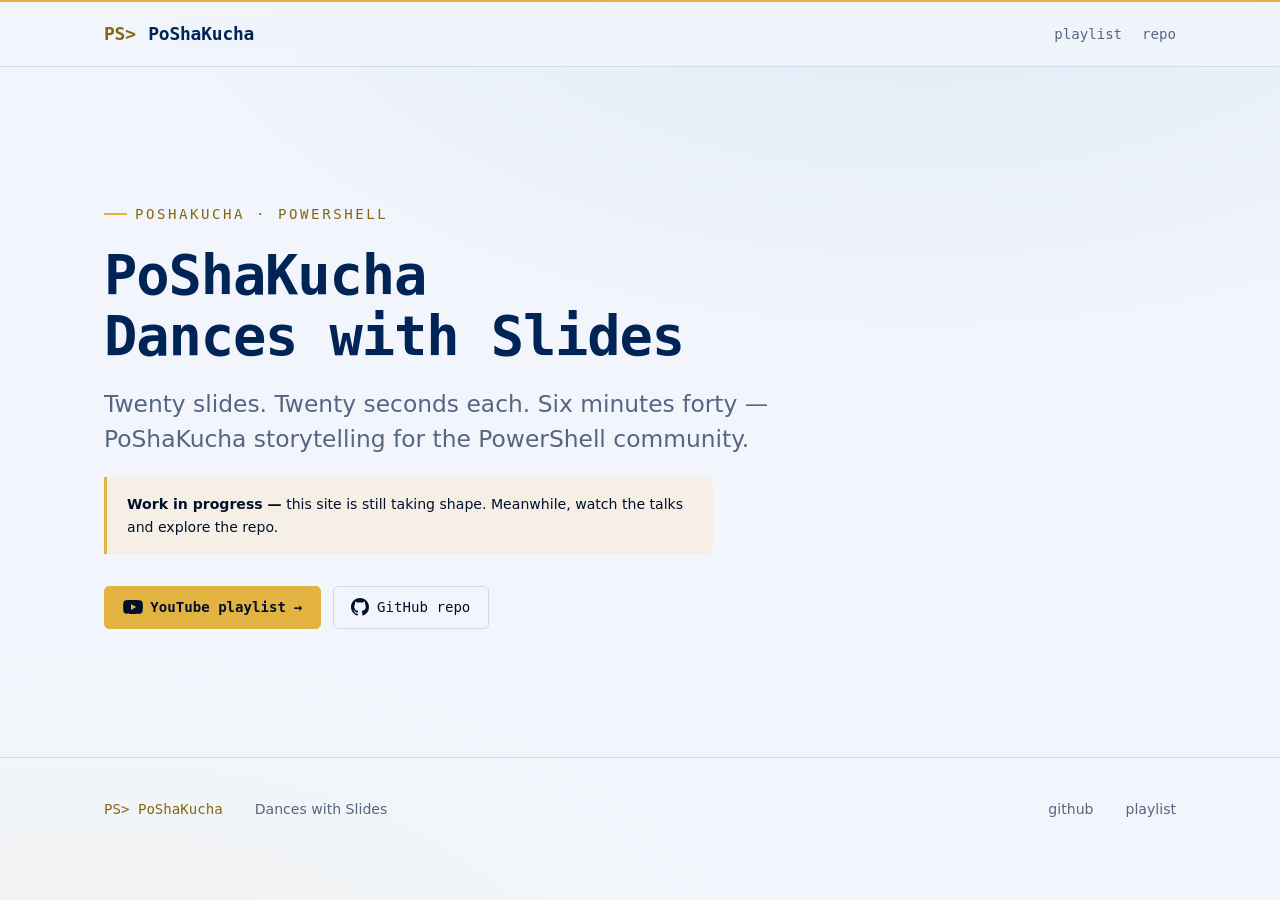
<file: docs/index.html>
<!DOCTYPE html>
<html lang="en">
<head>
<meta charset="UTF-8">
<meta name="viewport" content="width=device-width, initial-scale=1.0">
<title>PoShaKucha — Dances with Slides</title>
<link rel="stylesheet" href="poshakuchalight.css">
</head>
<body>

<header class="site-header">
  <div class="container nav">
    <a class="nav__brand" href="#top"><span class="prompt">PS&gt;</span>&nbsp;PoShaKucha</a>
    <ul class="nav__links">
      <li><a href="https://youtube.com/playlist?list=PLDCEho7foSoruhI0vzpIAdea9M_uQEIlr&amp;si=dUtGNbOSfSvJlnYO">playlist</a></li>
      <li><a href="https://github.com/thorstenbutz/poshakucha">repo</a></li>
    </ul>
  </div>
</header>

<main id="top">

  <section class="hero">
    <div class="container stack">
      <span class="eyebrow">PoShaKucha · PowerShell</span>
      <h1>PoShaKucha<br>Dances with Slides</h1>
      <p class="lede">
        Twenty slides. Twenty seconds each. Six minutes forty —
        PoShaKucha storytelling for the PowerShell community.
      </p>

      <div class="note">
        <strong>Work in progress —</strong> this site is still taking shape.
        Meanwhile, watch the talks and explore the repo.
      </div>

      <div class="hero__actions">
        <a class="btn btn--accent"
           href="https://youtube.com/playlist?list=PLDCEho7foSoruhI0vzpIAdea9M_uQEIlr&amp;si=dUtGNbOSfSvJlnYO"
           target="_blank" rel="noopener noreferrer">
          <svg width="20" height="14" viewBox="0 0 24 17" aria-hidden="true" focusable="false">
            <path fill="currentColor"
              d="M23.5 2.6A3 3 0 0 0 21.4.5C19.5 0 12 0 12 0S4.5 0 2.6.5A3 3 0 0 0 .5 2.6 31.5 31.5 0 0 0 0 8.5a31.5 31.5 0 0 0 .5 5.9 3 3 0 0 0 2.1 2.1C4.5 17 12 17 12 17s7.5 0 9.4-.5a3 3 0 0 0 2.1-2.1 31.5 31.5 0 0 0 .5-5.9 31.5 31.5 0 0 0-.5-5.9zM9.6 12.1V4.9l6.3 3.6-6.3 3.6z"/>
          </svg>
          YouTube playlist
          <span aria-hidden="true">→</span>
        </a>
        <a class="btn btn--ghost"
           href="https://github.com/thorstenbutz/poshakucha"
           target="_blank" rel="noopener noreferrer">
          <svg width="18" height="18" viewBox="0 0 16 16" aria-hidden="true" focusable="false">
            <path fill="currentColor"
              d="M8 0C3.58 0 0 3.58 0 8c0 3.54 2.29 6.53 5.47 7.59.4.07.55-.17.55-.38
                 0-.19-.01-.82-.01-1.49-2.01.37-2.53-.49-2.69-.94-.09-.23-.48-.94-.82-1.13-.28-.15-.68-.52-.01-.53.63-.01
                 1.08.58 1.23.82.72 1.21 1.87.87 2.33.66.07-.52.28-.87.51-1.07-1.78-.2-3.64-.89-3.64-3.95
                 0-.87.31-1.59.82-2.15-.08-.2-.36-1.02.08-2.12 0 0 .67-.21 2.2.82a7.52 7.52 0 0 1 4 0c1.53-1.04
                 2.2-.82 2.2-.82.44 1.1.16 1.92.08 2.12.51.56.82 1.27.82 2.15 0 3.07-1.87 3.75-3.65 3.95.29.25.54.73.54
                 1.48 0 1.07-.01 1.93-.01 2.2 0 .21.15.46.55.38A8.01 8.01 0 0 0 16 8c0-4.42-3.58-8-8-8z"/>
          </svg>
          GitHub repo
        </a>
      </div>
    </div>
  </section>

</main>

<footer class="site-footer">
  <div class="container">
    <span class="mono text-gold">PS&gt; PoShaKucha</span>
    <span>Dances with Slides</span>
    <span class="spacer"></span>
    <a href="https://github.com/thorstenbutz/poshakucha" target="_blank" rel="noopener noreferrer">github</a>
    <a href="https://youtube.com/playlist?list=PLDCEho7foSoruhI0vzpIAdea9M_uQEIlr&amp;si=dUtGNbOSfSvJlnYO" target="_blank" rel="noopener noreferrer">playlist</a>
  </div>
</footer>

</body>
</html>
</file>
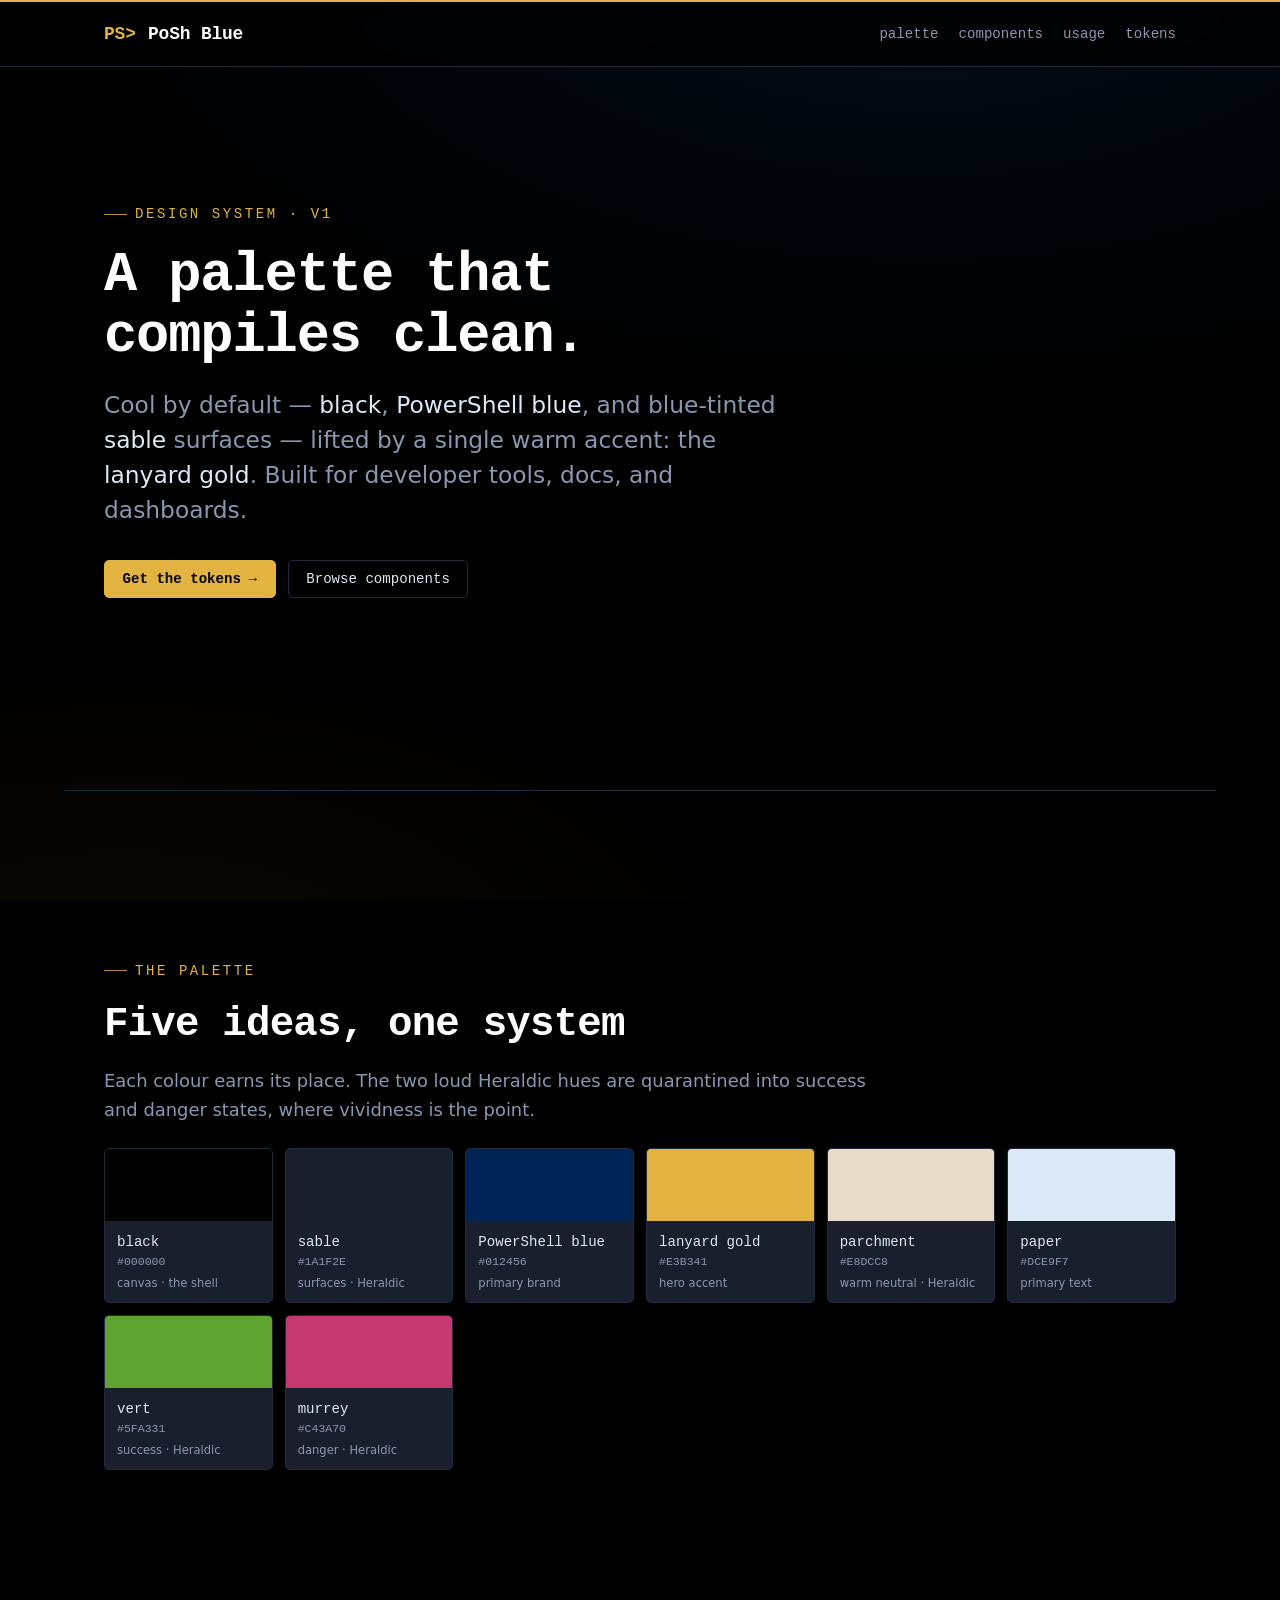
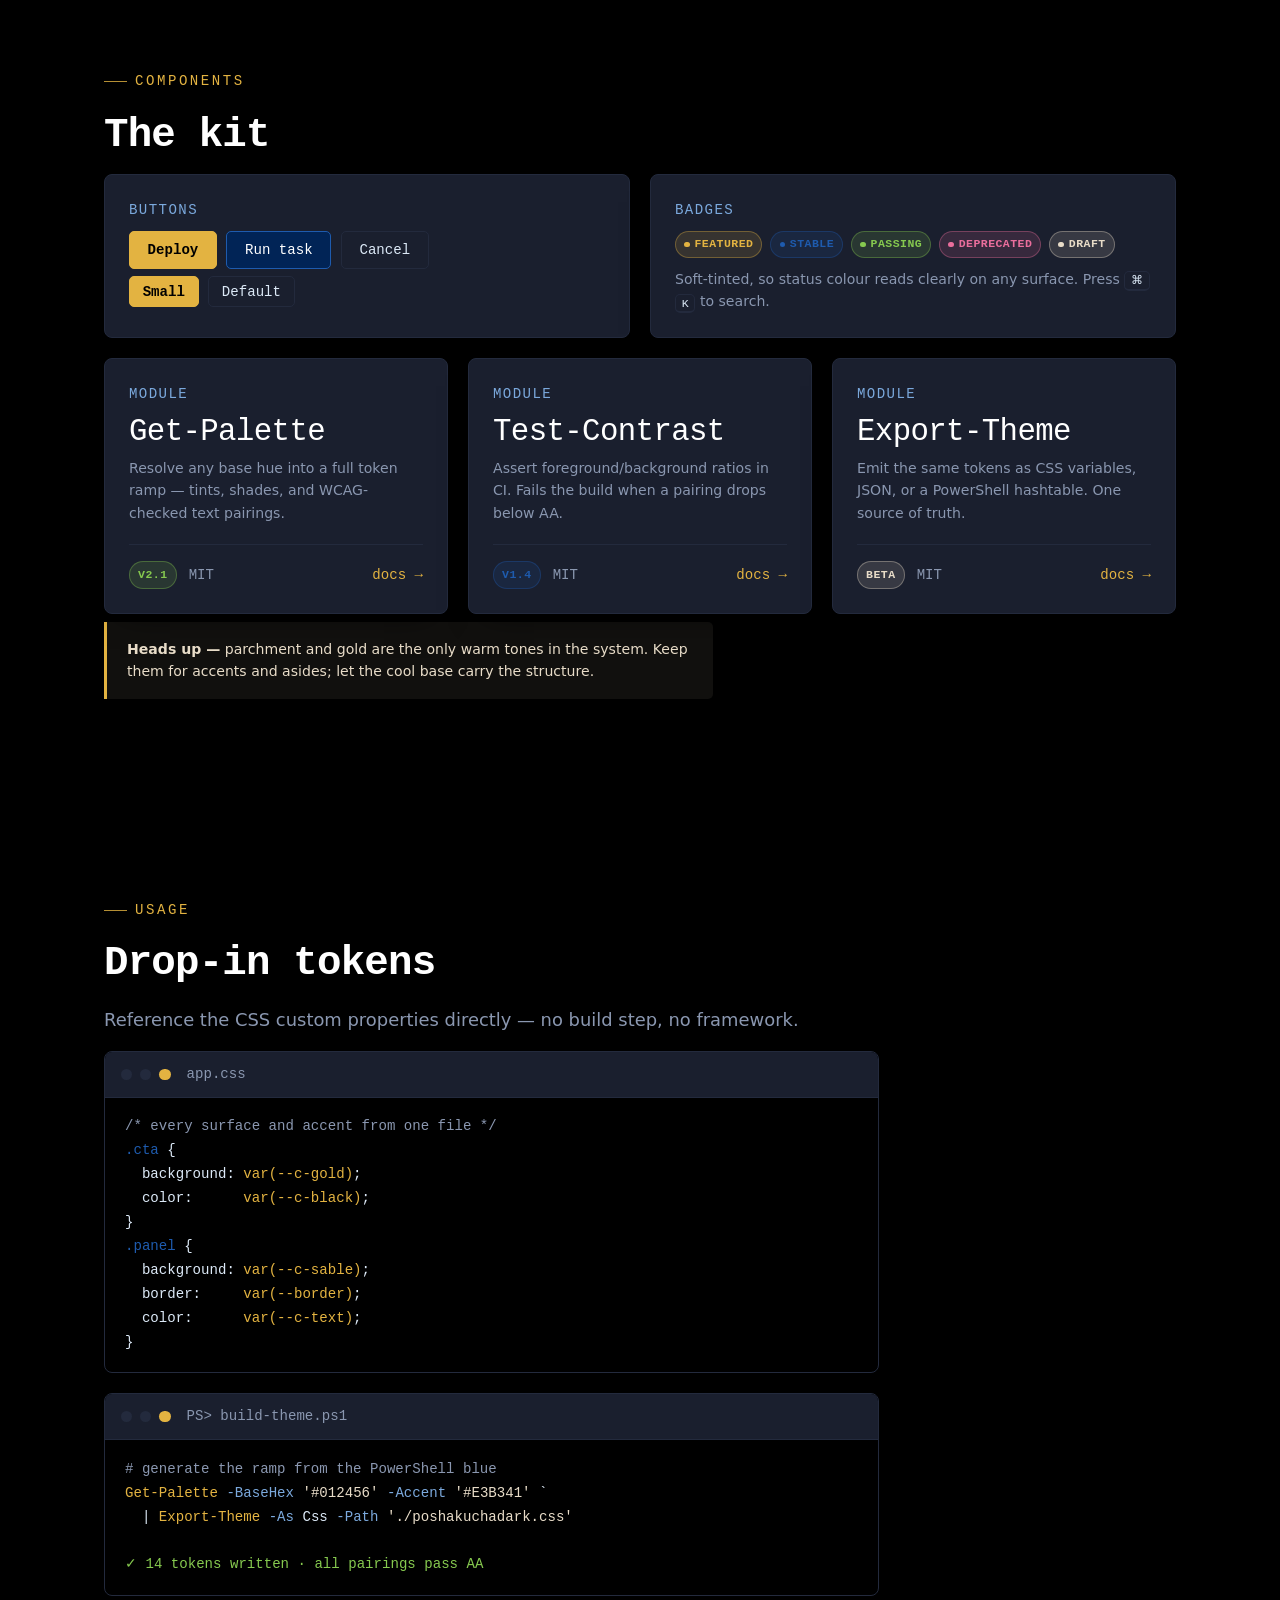
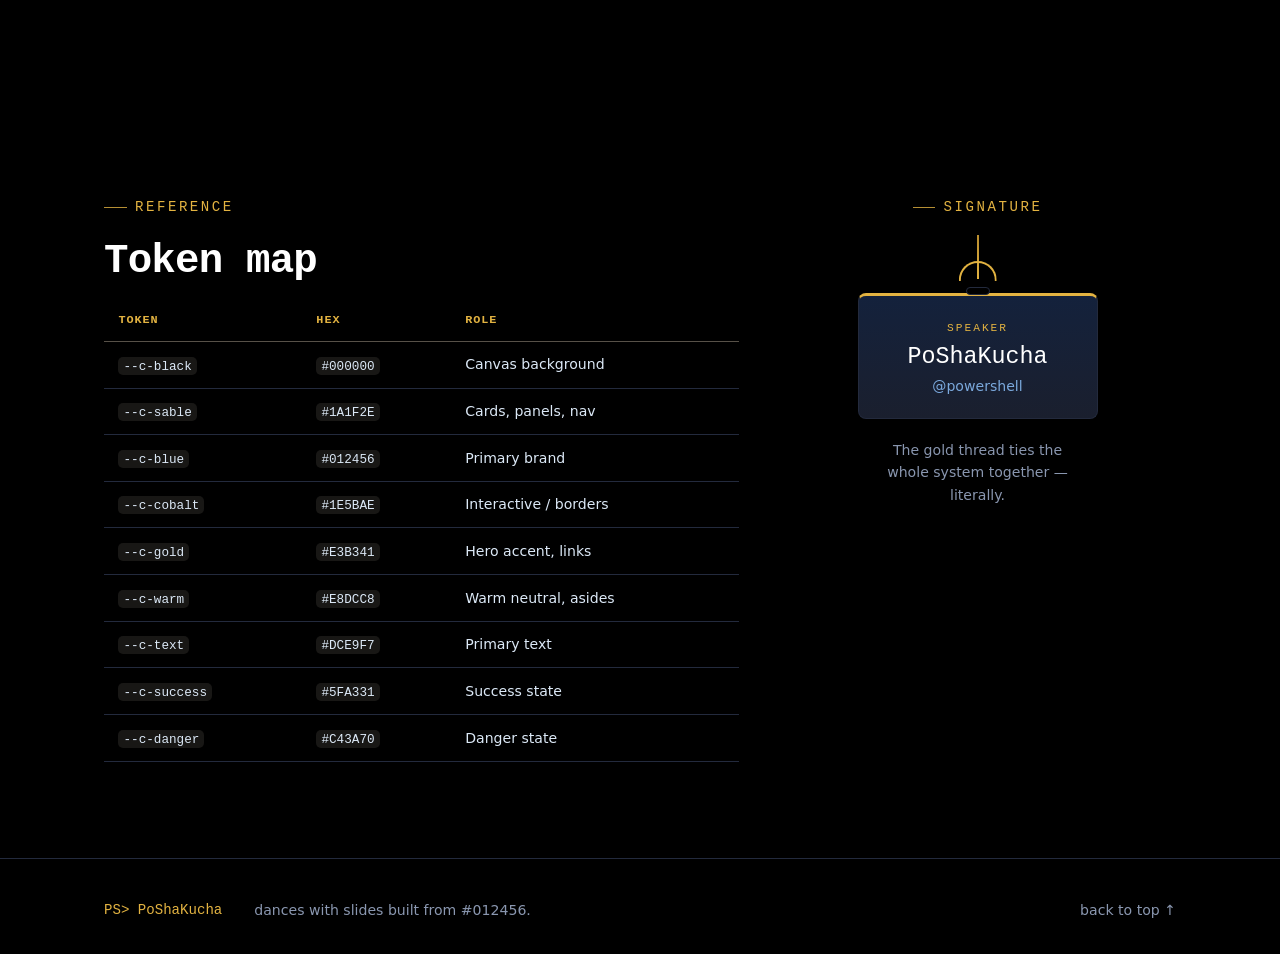
<file: docs/demoDark.html>
<!DOCTYPE html>
<html lang="en">
<head>
<meta charset="UTF-8">
<meta name="viewport" content="width=device-width, initial-scale=1.0">
<title>PoShaKucha — dances with slides</title>
<link rel="stylesheet" href="poshakuchadark.css">
</head>
<body>

<!-- ============================ HEADER ============================ -->
<header class="site-header">
  <div class="container nav">
    <a class="nav__brand" href="#top"><span class="prompt">PS&gt;</span>&nbsp;PoSh&nbsp;Blue</a>
    <ul class="nav__links">
      <li><a href="#palette">palette</a></li>
      <li><a href="#components">components</a></li>
      <li><a href="#code">usage</a></li>
      <li><a href="#tokens">tokens</a></li>
    </ul>
  </div>
</header>

<main id="top">

  <!-- ============================ HERO ============================ -->
  <section class="hero">
    <div class="container stack">
      <span class="eyebrow">design system · v1</span>
      <h1>A palette that<br>compiles clean.</h1>
      <p class="lede">
        Cool by default — <strong>black</strong>, <strong>PowerShell&nbsp;blue</strong>,
        and blue-tinted <strong>sable</strong> surfaces — lifted by a single warm accent:
        the <strong>lanyard gold</strong>. Built for developer tools, docs, and dashboards.
      </p>
      <div class="hero__actions">
        <a class="btn btn--accent" href="#palette">
          Get the tokens
          <span aria-hidden="true">→</span>
        </a>
        <a class="btn btn--ghost" href="#components">Browse components</a>
      </div>
    </div>
  </section>

  <hr class="hr container" style="max-width:72rem;">

  <!-- ============================ PALETTE ============================ -->
  <section id="palette">
    <div class="container stack">
      <span class="eyebrow">the palette</span>
      <h2>Five ideas, one system</h2>
      <p class="text-muted">
        Each colour earns its place. The two loud Heraldic hues are quarantined
        into success and danger states, where vividness is the point.
      </p>

      <div class="swatches" style="margin-top:1.5rem;">
        <div class="swatch">
          <div class="swatch__chip" style="background:#000000;"></div>
          <div class="swatch__meta">
            <div class="swatch__name">black</div>
            <div class="swatch__hex">#000000</div>
            <div class="swatch__role">canvas · the shell</div>
          </div>
        </div>
        <div class="swatch">
          <div class="swatch__chip" style="background:#1A1F2E;"></div>
          <div class="swatch__meta">
            <div class="swatch__name">sable</div>
            <div class="swatch__hex">#1A1F2E</div>
            <div class="swatch__role">surfaces · Heraldic</div>
          </div>
        </div>
        <div class="swatch">
          <div class="swatch__chip" style="background:#012456;"></div>
          <div class="swatch__meta">
            <div class="swatch__name">PowerShell blue</div>
            <div class="swatch__hex">#012456</div>
            <div class="swatch__role">primary brand</div>
          </div>
        </div>
        <div class="swatch">
          <div class="swatch__chip" style="background:#E3B341;"></div>
          <div class="swatch__meta">
            <div class="swatch__name">lanyard gold</div>
            <div class="swatch__hex">#E3B341</div>
            <div class="swatch__role">hero accent</div>
          </div>
        </div>
        <div class="swatch">
          <div class="swatch__chip" style="background:#E8DCC8;"></div>
          <div class="swatch__meta">
            <div class="swatch__name">parchment</div>
            <div class="swatch__hex">#E8DCC8</div>
            <div class="swatch__role">warm neutral · Heraldic</div>
          </div>
        </div>
        <div class="swatch">
          <div class="swatch__chip" style="background:#DCE9F7;"></div>
          <div class="swatch__meta">
            <div class="swatch__name">paper</div>
            <div class="swatch__hex">#DCE9F7</div>
            <div class="swatch__role">primary text</div>
          </div>
        </div>
        <div class="swatch">
          <div class="swatch__chip" style="background:#5FA331;"></div>
          <div class="swatch__meta">
            <div class="swatch__name">vert</div>
            <div class="swatch__hex">#5FA331</div>
            <div class="swatch__role">success · Heraldic</div>
          </div>
        </div>
        <div class="swatch">
          <div class="swatch__chip" style="background:#C43A70;"></div>
          <div class="swatch__meta">
            <div class="swatch__name">murrey</div>
            <div class="swatch__hex">#C43A70</div>
            <div class="swatch__role">danger · Heraldic</div>
          </div>
        </div>
      </div>
    </div>
  </section>

  <!-- ============================ COMPONENTS ============================ -->
  <section id="components">
    <div class="container stack">
      <span class="eyebrow">components</span>
      <h2>The kit</h2>

      <!-- buttons + badges row -->
      <div class="grid" style="margin-top:1rem;">
        <div class="card stack-sm">
          <div class="card__eyebrow">Buttons</div>
          <div style="display:flex; flex-wrap:wrap; gap:.6rem; align-items:center;">
            <button class="btn btn--accent">Deploy</button>
            <button class="btn btn--primary">Run task</button>
            <button class="btn btn--ghost">Cancel</button>
          </div>
          <div style="display:flex; flex-wrap:wrap; gap:.6rem; align-items:center; margin-top:.4rem;">
            <button class="btn btn--accent btn--sm">Small</button>
            <button class="btn btn--sm">Default</button>
          </div>
        </div>

        <div class="card stack-sm">
          <div class="card__eyebrow">Badges</div>
          <div style="display:flex; flex-wrap:wrap; gap:.5rem;">
            <span class="badge badge--gold">featured</span>
            <span class="badge badge--blue">stable</span>
            <span class="badge badge--success">passing</span>
            <span class="badge badge--danger">deprecated</span>
            <span class="badge badge--neutral">draft</span>
          </div>
          <p style="margin-top:.6rem;">Soft-tinted, so status colour reads clearly on any surface. Press <kbd>⌘</kbd> <kbd>K</kbd> to search.</p>
        </div>
      </div>

      <!-- feature cards -->
      <div class="grid">
        <article class="card">
          <div class="card__eyebrow">Module</div>
          <h3>Get-Palette</h3>
          <p>Resolve any base hue into a full token ramp — tints, shades, and WCAG-checked text pairings.</p>
          <div class="card__foot">
            <span class="badge badge--success badge--plain">v2.1</span>
            <span class="text-muted">MIT</span>
            <a href="#code" style="margin-left:auto;">docs →</a>
          </div>
        </article>
        <article class="card">
          <div class="card__eyebrow">Module</div>
          <h3>Test-Contrast</h3>
          <p>Assert foreground/background ratios in CI. Fails the build when a pairing drops below AA.</p>
          <div class="card__foot">
            <span class="badge badge--blue badge--plain">v1.4</span>
            <span class="text-muted">MIT</span>
            <a href="#code" style="margin-left:auto;">docs →</a>
          </div>
        </article>
        <article class="card">
          <div class="card__eyebrow">Module</div>
          <h3>Export-Theme</h3>
          <p>Emit the same tokens as CSS variables, JSON, or a PowerShell hashtable. One source of truth.</p>
          <div class="card__foot">
            <span class="badge badge--neutral badge--plain">beta</span>
            <span class="text-muted">MIT</span>
            <a href="#code" style="margin-left:auto;">docs →</a>
          </div>
        </article>
      </div>

      <!-- note -->
      <div class="note" style="margin-top:.5rem;">
        <strong>Heads up —</strong> parchment and gold are the only warm tones in the system.
        Keep them for accents and asides; let the cool base carry the structure.
      </div>
    </div>
  </section>

  <!-- ============================ CODE / USAGE ============================ -->
  <section id="code">
    <div class="container stack">
      <span class="eyebrow">usage</span>
      <h2>Drop-in tokens</h2>
      <p class="text-muted">Reference the CSS custom properties directly — no build step, no framework.</p>

      <div class="code" style="margin-top:1rem;">
        <div class="code__bar">
          <span class="code__dot"></span>
          <span class="code__dot"></span>
          <span class="code__dot code__dot--live"></span>
          <span class="code__title">app.css</span>
        </div>
<pre><span class="tok-com">/* every surface and accent from one file */</span>
<span class="tok-var">.cta</span> {
  background: <span class="tok-cmd">var(--c-gold)</span>;
  color:      <span class="tok-cmd">var(--c-black)</span>;
}
<span class="tok-var">.panel</span> {
  background: <span class="tok-cmd">var(--c-sable)</span>;
  border:     <span class="tok-cmd">var(--border)</span>;
  color:      <span class="tok-cmd">var(--c-text)</span>;
}</pre>
      </div>

      <div class="code" style="margin-top:1.25rem;">
        <div class="code__bar">
          <span class="code__dot"></span>
          <span class="code__dot"></span>
          <span class="code__dot code__dot--live"></span>
          <span class="code__title">PS&gt; build-theme.ps1</span>
        </div>
<pre><span class="tok-com"># generate the ramp from the PowerShell blue</span>
<span class="tok-cmd">Get-Palette</span> <span class="tok-flag">-BaseHex</span> <span class="tok-str">'#012456'</span> <span class="tok-flag">-Accent</span> <span class="tok-str">'#E3B341'</span> `
  | <span class="tok-cmd">Export-Theme</span> <span class="tok-flag">-As</span> Css <span class="tok-flag">-Path</span> <span class="tok-str">'./poshakuchadark.css'</span>

<span class="tok-ok">✓ 14 tokens written · all pairings pass AA</span></pre>
      </div>
    </div>
  </section>

  <!-- ============================ TOKENS TABLE + LANYARD ============================ -->
  <section id="tokens">
    <div class="container">
      <div class="grid" style="grid-template-columns: minmax(0,1.6fr) minmax(0,1fr); align-items:start; gap:2.5rem;">

        <div class="stack">
          <span class="eyebrow">reference</span>
          <h2>Token map</h2>
          <table class="table" style="margin-top:1rem;">
            <thead>
              <tr><th>Token</th><th>Hex</th><th>Role</th></tr>
            </thead>
            <tbody>
              <tr><td><code>--c-black</code></td><td><code>#000000</code></td><td>Canvas background</td></tr>
              <tr><td><code>--c-sable</code></td><td><code>#1A1F2E</code></td><td>Cards, panels, nav</td></tr>
              <tr><td><code>--c-blue</code></td><td><code>#012456</code></td><td>Primary brand</td></tr>
              <tr><td><code>--c-cobalt</code></td><td><code>#1E5BAE</code></td><td>Interactive / borders</td></tr>
              <tr><td><code>--c-gold</code></td><td><code>#E3B341</code></td><td>Hero accent, links</td></tr>
              <tr><td><code>--c-warm</code></td><td><code>#E8DCC8</code></td><td>Warm neutral, asides</td></tr>
              <tr><td><code>--c-text</code></td><td><code>#DCE9F7</code></td><td>Primary text</td></tr>
              <tr><td><code>--c-success</code></td><td><code>#5FA331</code></td><td>Success state</td></tr>
              <tr><td><code>--c-danger</code></td><td><code>#C43A70</code></td><td>Danger state</td></tr>
            </tbody>
          </table>
        </div>

        <div class="stack center">
          <span class="eyebrow">signature</span>
          <div class="lanyard" style="margin-top:1rem;">
            <div class="lanyard__cord"></div>
            <div class="lanyard__card">
              <div class="lanyard__role">Speaker</div>
              <div class="lanyard__name">PoShaKucha</div>
              <div class="lanyard__handle">@powershell</div>
            </div>
          </div>
          <p class="text-muted text-sm center" style="margin-top:1.25rem; max-width:24ch; margin-inline:auto;">
            The gold thread ties the whole system together — literally.
          </p>
        </div>

      </div>
    </div>
  </section>

</main>

<!-- ============================ FOOTER ============================ -->
<footer class="site-footer">
  <div class="container">
    <span class="mono text-gold">PS&gt; PoShaKucha</span>
    <span>dances with slides built from #012456.</span>
    <span class="spacer"></span>
    <a href="#top">back to top ↑</a>
  </div>
</footer>

</body>
</html>
</file>
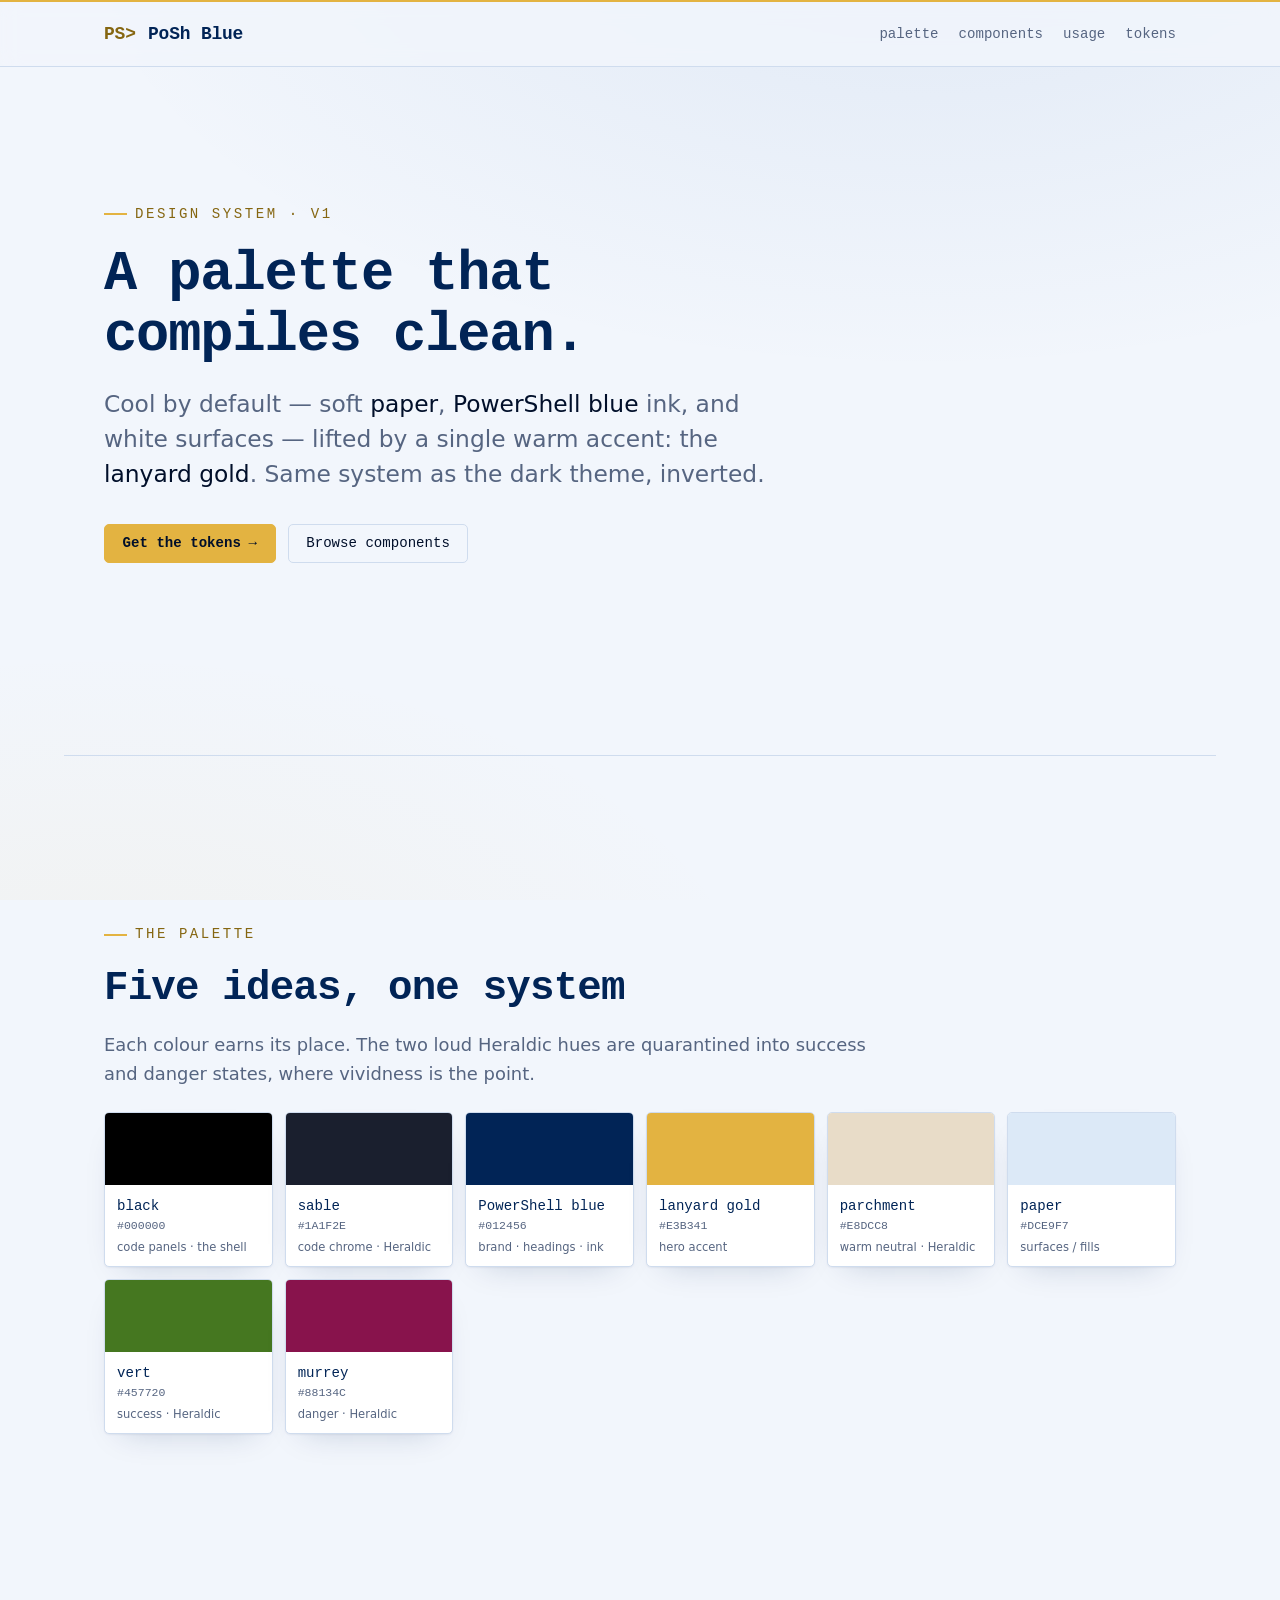
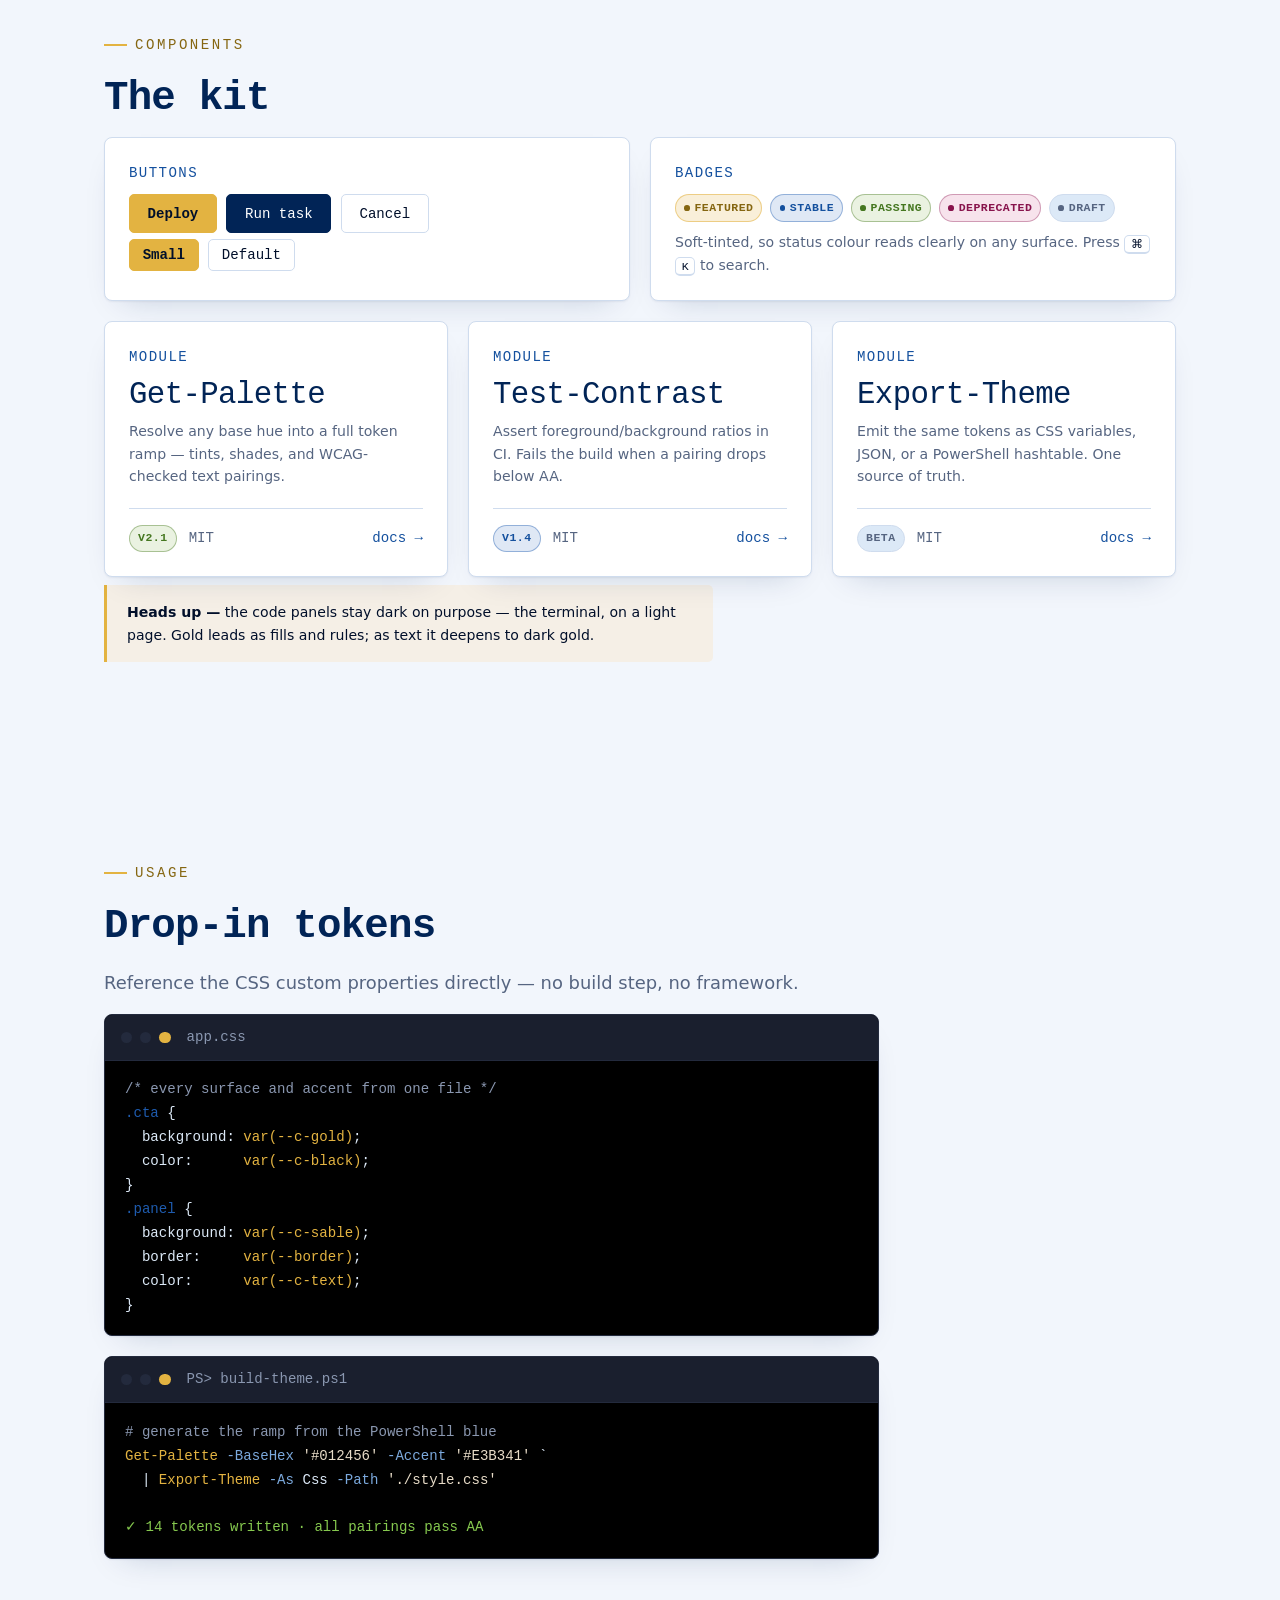
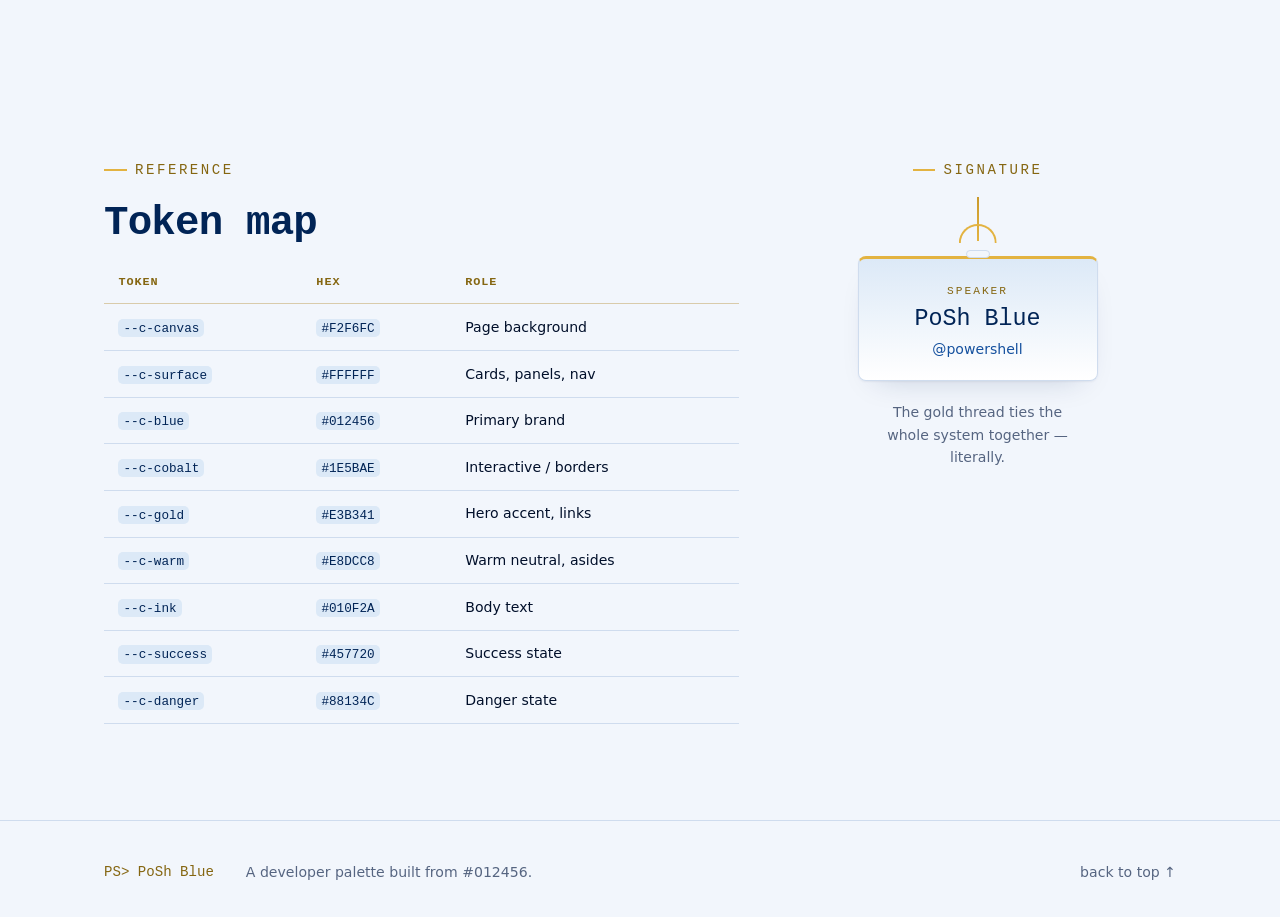
<file: docs/demoLight.html>
<!DOCTYPE html>
<html lang="en">
<head>
<meta charset="UTF-8">
<meta name="viewport" content="width=device-width, initial-scale=1.0">
<title>PoSh Blue — a developer palette</title>
<link rel="stylesheet" href="poshakuchalight.css">
</head>
<body>

<!-- ============================ HEADER ============================ -->
<header class="site-header">
  <div class="container nav">
    <a class="nav__brand" href="#top"><span class="prompt">PS&gt;</span>&nbsp;PoSh&nbsp;Blue</a>
    <ul class="nav__links">
      <li><a href="#palette">palette</a></li>
      <li><a href="#components">components</a></li>
      <li><a href="#code">usage</a></li>
      <li><a href="#tokens">tokens</a></li>
    </ul>
  </div>
</header>

<main id="top">

  <!-- ============================ HERO ============================ -->
  <section class="hero">
    <div class="container stack">
      <span class="eyebrow">design system · v1</span>
      <h1>A palette that<br>compiles clean.</h1>
      <p class="lede">
        Cool by default — soft <strong>paper</strong>, <strong>PowerShell&nbsp;blue</strong> ink,
        and white surfaces — lifted by a single warm accent: the
        <strong>lanyard gold</strong>. Same system as the dark theme, inverted.
      </p>
      <div class="hero__actions">
        <a class="btn btn--accent" href="#palette">
          Get the tokens
          <span aria-hidden="true">→</span>
        </a>
        <a class="btn btn--ghost" href="#components">Browse components</a>
      </div>
    </div>
  </section>

  <hr class="hr container" style="max-width:72rem;">

  <!-- ============================ PALETTE ============================ -->
  <section id="palette">
    <div class="container stack">
      <span class="eyebrow">the palette</span>
      <h2>Five ideas, one system</h2>
      <p class="text-muted">
        Each colour earns its place. The two loud Heraldic hues are quarantined
        into success and danger states, where vividness is the point.
      </p>

      <div class="swatches" style="margin-top:1.5rem;">
        <div class="swatch">
          <div class="swatch__chip" style="background:#000000;"></div>
          <div class="swatch__meta">
            <div class="swatch__name">black</div>
            <div class="swatch__hex">#000000</div>
            <div class="swatch__role">code panels · the shell</div>
          </div>
        </div>
        <div class="swatch">
          <div class="swatch__chip" style="background:#1A1F2E;"></div>
          <div class="swatch__meta">
            <div class="swatch__name">sable</div>
            <div class="swatch__hex">#1A1F2E</div>
            <div class="swatch__role">code chrome · Heraldic</div>
          </div>
        </div>
        <div class="swatch">
          <div class="swatch__chip" style="background:#012456;"></div>
          <div class="swatch__meta">
            <div class="swatch__name">PowerShell blue</div>
            <div class="swatch__hex">#012456</div>
            <div class="swatch__role">brand · headings · ink</div>
          </div>
        </div>
        <div class="swatch">
          <div class="swatch__chip" style="background:#E3B341;"></div>
          <div class="swatch__meta">
            <div class="swatch__name">lanyard gold</div>
            <div class="swatch__hex">#E3B341</div>
            <div class="swatch__role">hero accent</div>
          </div>
        </div>
        <div class="swatch">
          <div class="swatch__chip" style="background:#E8DCC8;"></div>
          <div class="swatch__meta">
            <div class="swatch__name">parchment</div>
            <div class="swatch__hex">#E8DCC8</div>
            <div class="swatch__role">warm neutral · Heraldic</div>
          </div>
        </div>
        <div class="swatch">
          <div class="swatch__chip" style="background:#DCE9F7;"></div>
          <div class="swatch__meta">
            <div class="swatch__name">paper</div>
            <div class="swatch__hex">#DCE9F7</div>
            <div class="swatch__role">surfaces / fills</div>
          </div>
        </div>
        <div class="swatch">
          <div class="swatch__chip" style="background:#457720;"></div>
          <div class="swatch__meta">
            <div class="swatch__name">vert</div>
            <div class="swatch__hex">#457720</div>
            <div class="swatch__role">success · Heraldic</div>
          </div>
        </div>
        <div class="swatch">
          <div class="swatch__chip" style="background:#88134C;"></div>
          <div class="swatch__meta">
            <div class="swatch__name">murrey</div>
            <div class="swatch__hex">#88134C</div>
            <div class="swatch__role">danger · Heraldic</div>
          </div>
        </div>
      </div>
    </div>
  </section>

  <!-- ============================ COMPONENTS ============================ -->
  <section id="components">
    <div class="container stack">
      <span class="eyebrow">components</span>
      <h2>The kit</h2>

      <!-- buttons + badges row -->
      <div class="grid" style="margin-top:1rem;">
        <div class="card stack-sm">
          <div class="card__eyebrow">Buttons</div>
          <div style="display:flex; flex-wrap:wrap; gap:.6rem; align-items:center;">
            <button class="btn btn--accent">Deploy</button>
            <button class="btn btn--primary">Run task</button>
            <button class="btn btn--ghost">Cancel</button>
          </div>
          <div style="display:flex; flex-wrap:wrap; gap:.6rem; align-items:center; margin-top:.4rem;">
            <button class="btn btn--accent btn--sm">Small</button>
            <button class="btn btn--sm">Default</button>
          </div>
        </div>

        <div class="card stack-sm">
          <div class="card__eyebrow">Badges</div>
          <div style="display:flex; flex-wrap:wrap; gap:.5rem;">
            <span class="badge badge--gold">featured</span>
            <span class="badge badge--blue">stable</span>
            <span class="badge badge--success">passing</span>
            <span class="badge badge--danger">deprecated</span>
            <span class="badge badge--neutral">draft</span>
          </div>
          <p style="margin-top:.6rem;">Soft-tinted, so status colour reads clearly on any surface. Press <kbd>⌘</kbd> <kbd>K</kbd> to search.</p>
        </div>
      </div>

      <!-- feature cards -->
      <div class="grid">
        <article class="card">
          <div class="card__eyebrow">Module</div>
          <h3>Get-Palette</h3>
          <p>Resolve any base hue into a full token ramp — tints, shades, and WCAG-checked text pairings.</p>
          <div class="card__foot">
            <span class="badge badge--success badge--plain">v2.1</span>
            <span class="text-muted">MIT</span>
            <a href="#code" style="margin-left:auto;">docs →</a>
          </div>
        </article>
        <article class="card">
          <div class="card__eyebrow">Module</div>
          <h3>Test-Contrast</h3>
          <p>Assert foreground/background ratios in CI. Fails the build when a pairing drops below AA.</p>
          <div class="card__foot">
            <span class="badge badge--blue badge--plain">v1.4</span>
            <span class="text-muted">MIT</span>
            <a href="#code" style="margin-left:auto;">docs →</a>
          </div>
        </article>
        <article class="card">
          <div class="card__eyebrow">Module</div>
          <h3>Export-Theme</h3>
          <p>Emit the same tokens as CSS variables, JSON, or a PowerShell hashtable. One source of truth.</p>
          <div class="card__foot">
            <span class="badge badge--neutral badge--plain">beta</span>
            <span class="text-muted">MIT</span>
            <a href="#code" style="margin-left:auto;">docs →</a>
          </div>
        </article>
      </div>

      <!-- note -->
      <div class="note" style="margin-top:.5rem;">
        <strong>Heads up —</strong> the code panels stay dark on purpose — the terminal,
        on a light page. Gold leads as fills and rules; as text it deepens to dark gold.
      </div>
    </div>
  </section>

  <!-- ============================ CODE / USAGE ============================ -->
  <section id="code">
    <div class="container stack">
      <span class="eyebrow">usage</span>
      <h2>Drop-in tokens</h2>
      <p class="text-muted">Reference the CSS custom properties directly — no build step, no framework.</p>

      <div class="code" style="margin-top:1rem;">
        <div class="code__bar">
          <span class="code__dot"></span>
          <span class="code__dot"></span>
          <span class="code__dot code__dot--live"></span>
          <span class="code__title">app.css</span>
        </div>
<pre><span class="tok-com">/* every surface and accent from one file */</span>
<span class="tok-var">.cta</span> {
  background: <span class="tok-cmd">var(--c-gold)</span>;
  color:      <span class="tok-cmd">var(--c-black)</span>;
}
<span class="tok-var">.panel</span> {
  background: <span class="tok-cmd">var(--c-sable)</span>;
  border:     <span class="tok-cmd">var(--border)</span>;
  color:      <span class="tok-cmd">var(--c-text)</span>;
}</pre>
      </div>

      <div class="code" style="margin-top:1.25rem;">
        <div class="code__bar">
          <span class="code__dot"></span>
          <span class="code__dot"></span>
          <span class="code__dot code__dot--live"></span>
          <span class="code__title">PS&gt; build-theme.ps1</span>
        </div>
<pre><span class="tok-com"># generate the ramp from the PowerShell blue</span>
<span class="tok-cmd">Get-Palette</span> <span class="tok-flag">-BaseHex</span> <span class="tok-str">'#012456'</span> <span class="tok-flag">-Accent</span> <span class="tok-str">'#E3B341'</span> `
  | <span class="tok-cmd">Export-Theme</span> <span class="tok-flag">-As</span> Css <span class="tok-flag">-Path</span> <span class="tok-str">'./style.css'</span>

<span class="tok-ok">✓ 14 tokens written · all pairings pass AA</span></pre>
      </div>
    </div>
  </section>

  <!-- ============================ TOKENS TABLE + LANYARD ============================ -->
  <section id="tokens">
    <div class="container">
      <div class="grid" style="grid-template-columns: minmax(0,1.6fr) minmax(0,1fr); align-items:start; gap:2.5rem;">

        <div class="stack">
          <span class="eyebrow">reference</span>
          <h2>Token map</h2>
          <table class="table" style="margin-top:1rem;">
            <thead>
              <tr><th>Token</th><th>Hex</th><th>Role</th></tr>
            </thead>
            <tbody>
              <tr><td><code>--c-canvas</code></td><td><code>#F2F6FC</code></td><td>Page background</td></tr>
              <tr><td><code>--c-surface</code></td><td><code>#FFFFFF</code></td><td>Cards, panels, nav</td></tr>
              <tr><td><code>--c-blue</code></td><td><code>#012456</code></td><td>Primary brand</td></tr>
              <tr><td><code>--c-cobalt</code></td><td><code>#1E5BAE</code></td><td>Interactive / borders</td></tr>
              <tr><td><code>--c-gold</code></td><td><code>#E3B341</code></td><td>Hero accent, links</td></tr>
              <tr><td><code>--c-warm</code></td><td><code>#E8DCC8</code></td><td>Warm neutral, asides</td></tr>
              <tr><td><code>--c-ink</code></td><td><code>#010F2A</code></td><td>Body text</td></tr>
              <tr><td><code>--c-success</code></td><td><code>#457720</code></td><td>Success state</td></tr>
              <tr><td><code>--c-danger</code></td><td><code>#88134C</code></td><td>Danger state</td></tr>
            </tbody>
          </table>
        </div>

        <div class="stack center">
          <span class="eyebrow">signature</span>
          <div class="lanyard" style="margin-top:1rem;">
            <div class="lanyard__cord"></div>
            <div class="lanyard__card">
              <div class="lanyard__role">Speaker</div>
              <div class="lanyard__name">PoSh Blue</div>
              <div class="lanyard__handle">@powershell</div>
            </div>
          </div>
          <p class="text-muted text-sm center" style="margin-top:1.25rem; max-width:24ch; margin-inline:auto;">
            The gold thread ties the whole system together — literally.
          </p>
        </div>

      </div>
    </div>
  </section>

</main>

<!-- ============================ FOOTER ============================ -->
<footer class="site-footer">
  <div class="container">
    <span class="mono text-gold">PS&gt; PoSh Blue</span>
    <span>A developer palette built from #012456.</span>
    <span class="spacer"></span>
    <a href="#top">back to top ↑</a>
  </div>
</footer>

</body>
</html>
</file>
<file: docs/poshakuchalight.css>
/* ============================================================================
   PoShaKucha — LIGHT MODE
   ----------------------------------------------------------------------------
   The same system, inverted. Same colours, same ideas — different roles:

     • the dark blues become INK        (#010F2A body, #012456 headings)
     • the light tints become SURFACES  (paper, parchment, white)
     • gold stays the hero accent, but as FILLS and RULES; where gold must be
       text it becomes "dark gold" #856611 (legible, still golden)
     • Heraldic vert + murrey use their ORIGINAL darker values — which suit a
       light background better than the lifted dark-mode ones did.

   Code blocks stay DARK terminal panels, the way developer docs do — it keeps
   the PowerShell-console identity and bridges both themes.

   Drop-in replacement for style.css: identical class names.
   ========================================================================== */

:root {
  /* ---- surfaces (cool, light) ----------------------------------------- */
  --c-canvas:     #F2F6FC;   /* page — lightest tint of the PowerShell blue */
  --c-surface:    #FFFFFF;   /* cards, panels, nav                          */
  --c-surface-2:  #DCE9F7;   /* sunken fills, subtle tint   (Abyssal: paper)*/
  --c-border-c:   #CFDCEE;   /* hairline borders                            */

  /* ---- ink / text (the dark blues, now foreground) -------------------- */
  --c-ink:        #010F2A;   /* body text                   (Abyssal: trench)*/
  --c-heading:    #012456;   /* headings                    (PowerShell blue)*/
  --c-muted:      #566581;   /* secondary text                              */
  --c-link:       #14509E;   /* links (a legible cobalt)                    */
  --c-cobalt:     #1E5BAE;   /* large accents / detail                      */

  /* ---- gold accent (hero) --------------------------------------------- */
  --c-gold:       #E3B341;   /* fills, rules, focus ring   (the lanyard)    */
  --c-gold-deep:  #C9992B;   /* gold hover (darker on light)                */
  --c-gold-ink:   #856611;   /* gold-as-TEXT on light (dark gold)           */

  /* ---- warm neutral --------------------------------------------------- */
  --c-warm:       #E8DCC8;   /* warm surface for asides   (Heraldic parchment)*/

  /* ---- semantic (Heraldic originals — darker, ideal on light) --------- */
  --c-success:      #457720;
  --c-success-tint: #EAF2E1;
  --c-danger:       #88134C;
  --c-danger-tint:  #F7E3EC;

  /* ---- dark tokens, reused only by the terminal code block ------------ */
  --c-term-bg:    #000000;
  --c-term-bar:   #1A1F2E;
  --c-term-line:  #232A3D;
  --c-term-text:  #DCE9F7;

  /* ---- typography ------------------------------------------------------ */
  --font-mono: ui-monospace, "Cascadia Code", "JetBrains Mono", "SF Mono",
               "Consolas", monospace;
  --font-sans: system-ui, -apple-system, "Segoe UI", Roboto, Helvetica, Arial,
               sans-serif;

  --step--1: clamp(0.80rem, 0.77rem + 0.15vw, 0.88rem);
  --step-0:  clamp(1.00rem, 0.96rem + 0.20vw, 1.13rem);
  --step-1:  clamp(1.25rem, 1.18rem + 0.35vw, 1.50rem);
  --step-2:  clamp(1.56rem, 1.44rem + 0.60vw, 2.00rem);
  --step-3:  clamp(1.95rem, 1.75rem + 1.00vw, 2.75rem);
  --step-4:  clamp(2.44rem, 2.10rem + 1.70vw, 3.75rem);

  /* ---- shape & depth --------------------------------------------------- */
  --radius:    8px;
  --radius-sm: 5px;
  --border:    1px solid var(--c-border-c);
  --shadow:    0 1px 2px rgba(1,36,86,.06), 0 14px 32px -18px rgba(1,36,86,.22);
  --ring:      0 0 0 2px var(--c-surface), 0 0 0 4px var(--c-gold);

  --measure: 68ch;
  --gutter:  clamp(1.25rem, 4vw, 2.5rem);
}

/* ============================================================================
   RESET & BASE
   ========================================================================== */
*, *::before, *::after { box-sizing: border-box; }
* { margin: 0; }
html { -webkit-text-size-adjust: 100%; scroll-behavior: smooth; }

body {
  font-family: var(--font-sans);
  font-size: var(--step-0);
  line-height: 1.6;
  color: var(--c-ink);
  background: var(--c-canvas);
  /* barely-there cool tint (top) and warm tint (far bottom) */
  background-image:
    radial-gradient(90rem 50rem at 72% -12%, rgba(30,91,174,.09), transparent 60%),
    radial-gradient(70rem 40rem at 8% 115%, rgba(227,179,65,.07), transparent 60%);
  background-attachment: fixed;
  -webkit-font-smoothing: antialiased;
  text-rendering: optimizeLegibility;
}

img, svg { display: block; max-width: 100%; }
::selection { background: var(--c-gold); color: var(--c-ink); }

/* ============================================================================
   TYPOGRAPHY
   ========================================================================== */
h1, h2, h3, h4 {
  font-family: var(--font-mono);
  font-weight: 600;
  line-height: 1.1;
  letter-spacing: -0.02em;
  color: var(--c-heading);
}
h1 { font-size: var(--step-4); }
h2 { font-size: var(--step-3); }
h3 { font-size: var(--step-2); font-weight: 500; }
h4 { font-size: var(--step-1); font-weight: 500; }

p  { max-width: var(--measure); }
p + p { margin-top: 1em; }

a {
  color: var(--c-link);
  text-decoration: none;
  text-underline-offset: 3px;
  text-decoration-thickness: 1px;
  transition: color .15s ease;
}
a:hover { color: var(--c-heading); text-decoration: underline; text-decoration-color: var(--c-gold); }

strong { color: var(--c-heading); font-weight: 600; }
small, .text-sm { font-size: var(--step--1); }

/* eyebrow — mono kicker; gold rule + dark-gold text */
.eyebrow {
  font-family: var(--font-mono);
  font-size: var(--step--1);
  letter-spacing: 0.18em;
  text-transform: uppercase;
  color: var(--c-gold-ink);
  display: inline-flex;
  align-items: center;
  gap: .6em;
}
.eyebrow::before {
  content: "";
  width: 1.6em; height: 2px;
  background: var(--c-gold);
}

code {
  font-family: var(--font-mono);
  font-size: 0.9em;
  color: var(--c-heading);
  background: var(--c-surface-2);
  padding: 0.12em 0.4em;
  border-radius: var(--radius-sm);
}

kbd {
  font-family: var(--font-mono);
  font-size: 0.82em;
  color: var(--c-ink);
  background: var(--c-surface);
  border: var(--border);
  border-bottom-width: 2px;
  border-radius: var(--radius-sm);
  padding: 0.15em 0.5em;
}

/* note — parchment aside: the one warm surface, against the cool page */
.note {
  border-left: 3px solid var(--c-gold);
  background: color-mix(in oklab, var(--c-warm) 45%, var(--c-surface));
  color: var(--c-ink);
  padding: 1rem 1.25rem;
  border-radius: 0 var(--radius-sm) var(--radius-sm) 0;
  font-size: var(--step--1);
  max-width: var(--measure);
}
.note strong { color: var(--c-ink); }

/* ============================================================================
   LAYOUT
   ========================================================================== */
.container { width: 100%; max-width: 72rem; margin-inline: auto; padding-inline: var(--gutter); }
.container--narrow { max-width: 52rem; }

section { padding-block: clamp(3rem, 8vw, 6rem); }

.stack > * + * { margin-top: 1.25rem; }
.stack-sm > * + * { margin-top: .6rem; }

.grid {
  display: grid;
  gap: 1.25rem;
  grid-template-columns: repeat(auto-fit, minmax(min(100%, 17rem), 1fr));
}

.hr { border: none; border-top: var(--border); margin-block: clamp(2rem, 6vw, 4rem); }
.hr--gold { border-top: 1px solid color-mix(in oklab, var(--c-gold) 55%, transparent); }

/* ============================================================================
   SITE HEADER  (gold top-rule = the lanyard thread)
   ========================================================================== */
.site-header {
  position: sticky;
  top: 0;
  z-index: 50;
  border-top: 2px solid var(--c-gold);
  border-bottom: var(--border);
  background: color-mix(in oklab, var(--c-canvas) 80%, transparent);
  backdrop-filter: blur(10px);
}
.nav { display: flex; align-items: center; gap: 1.5rem; min-height: 4rem; }
.nav__brand {
  font-family: var(--font-mono);
  font-weight: 600;
  color: var(--c-heading);
  letter-spacing: -0.01em;
  display: inline-flex;
  align-items: baseline;
  gap: .1em;
}
.nav__brand .prompt { color: var(--c-gold-ink); }
.nav__links {
  display: flex; gap: 1.25rem; margin-left: auto;
  list-style: none; padding: 0;
  font-size: var(--step--1); font-family: var(--font-mono);
}
.nav__links a { color: var(--c-muted); }
.nav__links a:hover { color: var(--c-heading); text-decoration: none; }

/* ============================================================================
   HERO
   ========================================================================== */
.hero { padding-block: clamp(4rem, 12vw, 8rem); }
.hero h1 { margin-bottom: 1.25rem; }
.hero .lede {
  font-size: var(--step-1);
  color: var(--c-muted);
  max-width: 46ch;
  line-height: 1.5;
}
.hero .lede strong { color: var(--c-ink); font-weight: 500; }
.hero__actions { display: flex; flex-wrap: wrap; gap: .75rem; margin-top: 2rem; }

/* ============================================================================
   BUTTONS
   ========================================================================== */
.btn {
  --_bg: var(--c-surface);
  --_fg: var(--c-ink);
  --_bd: var(--c-border-c);
  font-family: var(--font-mono);
  font-size: var(--step--1);
  font-weight: 500;
  line-height: 1;
  display: inline-flex;
  align-items: center;
  gap: .55em;
  padding: .8em 1.25em;
  color: var(--_fg);
  background: var(--_bg);
  border: 1px solid var(--_bd);
  border-radius: var(--radius-sm);
  cursor: pointer;
  transition: transform .12s ease, background .15s ease, border-color .15s ease, box-shadow .15s ease;
}
.btn:hover { transform: translateY(-1px); }
.btn:active { transform: translateY(0); }

/* gold = the primary, real-world action */
.btn--accent {
  --_bg: var(--c-gold);
  --_fg: var(--c-ink);
  --_bd: var(--c-gold);
  font-weight: 600;
}
.btn--accent:hover { --_bg: var(--c-gold-deep); --_bd: var(--c-gold-deep); }

/* blue = secondary brand action */
.btn--primary {
  --_bg: var(--c-heading);
  --_fg: #fff;
  --_bd: var(--c-heading);
}
.btn--primary:hover { --_bg: var(--c-cobalt); --_bd: var(--c-cobalt); }

/* ghost = tertiary */
.btn--ghost {
  --_bg: transparent;
  --_fg: var(--c-ink);
  --_bd: var(--c-border-c);
}
.btn--ghost:hover { --_bd: var(--c-gold); --_fg: var(--c-gold-ink); }

.btn--sm { padding: .55em .9em; }

/* ============================================================================
   CARDS
   ========================================================================== */
.card {
  background: var(--c-surface);
  border: var(--border);
  border-radius: var(--radius);
  padding: 1.5rem;
  box-shadow: var(--shadow);
  transition: border-color .2s ease, transform .2s ease, box-shadow .2s ease;
}
.card:hover {
  border-color: color-mix(in oklab, var(--c-gold) 55%, var(--c-border-c));
  transform: translateY(-2px);
}
.card__eyebrow {
  font-family: var(--font-mono);
  font-size: var(--step--1);
  color: var(--c-link);
  letter-spacing: .1em;
  text-transform: uppercase;
  margin-bottom: .6rem;
}
.card h3 { color: var(--c-heading); margin-bottom: .5rem; }
.card p { color: var(--c-muted); font-size: var(--step--1); }
.card__foot {
  margin-top: 1.25rem;
  padding-top: 1rem;
  border-top: var(--border);
  display: flex;
  align-items: center;
  gap: .75rem;
  font-family: var(--font-mono);
  font-size: var(--step--1);
}

/* ============================================================================
   BADGES  (pale tint + dark legible text)
   ========================================================================== */
.badge {
  --_fg: var(--c-link);
  --_bg: var(--c-surface-2);
  --_bd: color-mix(in oklab, var(--c-cobalt) 40%, transparent);
  font-family: var(--font-mono);
  font-size: .72rem;
  font-weight: 600;
  letter-spacing: .04em;
  text-transform: uppercase;
  display: inline-flex;
  align-items: center;
  gap: .4em;
  padding: .3em .7em;
  color: var(--_fg);
  background: var(--_bg);
  border: 1px solid var(--_bd);
  border-radius: 999px;
  white-space: nowrap;
}
.badge::before {
  content: "";
  width: .5em; height: .5em; border-radius: 50%;
  background: currentColor;
}
.badge--gold {
  --_fg: var(--c-gold-ink);
  --_bg: color-mix(in oklab, var(--c-gold) 22%, var(--c-surface));
  --_bd: color-mix(in oklab, var(--c-gold) 55%, transparent);
}
.badge--blue {
  --_fg: var(--c-link);
  --_bg: color-mix(in oklab, var(--c-cobalt) 14%, var(--c-surface));
  --_bd: color-mix(in oklab, var(--c-cobalt) 40%, transparent);
}
.badge--success {
  --_fg: var(--c-success);
  --_bg: var(--c-success-tint);
  --_bd: color-mix(in oklab, var(--c-success) 40%, transparent);
}
.badge--danger {
  --_fg: var(--c-danger);
  --_bg: var(--c-danger-tint);
  --_bd: color-mix(in oklab, var(--c-danger) 35%, transparent);
}
.badge--neutral {
  --_fg: var(--c-muted);
  --_bg: var(--c-surface-2);
  --_bd: var(--c-border-c);
}
.badge--plain::before { display: none; }

/* ============================================================================
   CODE BLOCK  (kept DARK — the terminal, on a light page)
   ========================================================================== */
.code {
  background: var(--c-term-bg);
  border: 1px solid var(--c-term-line);
  border-radius: var(--radius);
  overflow: hidden;
  box-shadow: var(--shadow);
  max-width: var(--measure);
}
.code__bar {
  display: flex; align-items: center; gap: .5rem;
  padding: .7rem 1rem;
  background: var(--c-term-bar);
  border-bottom: 1px solid var(--c-term-line);
}
.code__dot { width: .7rem; height: .7rem; border-radius: 50%; background: var(--c-term-line); }
.code__dot--live { background: var(--c-gold); }
.code__title {
  margin-left: .5rem;
  font-family: var(--font-mono);
  font-size: var(--step--1);
  color: #8A97B0;
}
.code pre {
  margin: 0;
  padding: 1.1rem 1.25rem;
  overflow-x: auto;
  font-family: var(--font-mono);
  font-size: var(--step--1);
  line-height: 1.7;
  color: var(--c-term-text);
}
.tok-cmd  { color: #E3B341; }
.tok-flag { color: #7BA9DD; }
.tok-str  { color: #E8DCC8; }
.tok-var  { color: #1E5BAE; }
.tok-com  { color: #8A97B0; }
.tok-ok   { color: #86C94F; }

/* ============================================================================
   TABLE
   ========================================================================== */
.table { width: 100%; border-collapse: collapse; font-size: var(--step--1); }
.table th, .table td { text-align: left; padding: .7rem .9rem; border-bottom: var(--border); }
.table thead th {
  font-family: var(--font-mono);
  font-size: .74rem;
  letter-spacing: .08em;
  text-transform: uppercase;
  color: var(--c-gold-ink);
  border-bottom: 1px solid color-mix(in oklab, var(--c-gold) 45%, var(--c-border-c));
}
.table tbody tr:hover td { background: color-mix(in oklab, var(--c-surface-2) 55%, transparent); }
.table td code { color: var(--c-heading); }

/* ============================================================================
   SWATCHES
   ========================================================================== */
.swatches { display: grid; gap: .75rem; grid-template-columns: repeat(auto-fit, minmax(9rem, 1fr)); }
.swatch {
  border: var(--border);
  border-radius: var(--radius-sm);
  overflow: hidden;
  background: var(--c-surface);
  box-shadow: var(--shadow);
}
.swatch__chip { height: 4.5rem; }
.swatch__meta { padding: .6rem .75rem; }
.swatch__name { font-family: var(--font-mono); font-size: var(--step--1); color: var(--c-heading); }
.swatch__hex  { font-family: var(--font-mono); font-size: .72rem; color: var(--c-muted); text-transform: uppercase; }
.swatch__role { font-size: .72rem; color: var(--c-muted); margin-top: .15rem; }

/* ============================================================================
   LANYARD  — signature (light card, gold cord)
   ========================================================================== */
.lanyard { width: 15rem; margin-inline: auto; text-align: center; }
.lanyard__cord {
  height: 2.75rem; width: 2px; margin-inline: auto;
  background: linear-gradient(var(--c-gold-deep), var(--c-gold));
  position: relative;
}
.lanyard__cord::before {
  content: "";
  position: absolute;
  bottom: -2px; left: 50%;
  width: 2.4rem; height: 1.2rem;
  transform: translateX(-50%);
  border: 2px solid var(--c-gold);
  border-radius: 999px 999px 0 0;
  border-bottom: none;
}
.lanyard__card {
  position: relative;
  margin-top: .9rem;
  padding: 1.5rem 1.25rem 1.25rem;
  background: linear-gradient(180deg, var(--c-surface-2), var(--c-surface));
  border: 1px solid var(--c-border-c);
  border-top: 3px solid var(--c-gold);
  border-radius: var(--radius);
  box-shadow: var(--shadow);
}
.lanyard__card::before {
  content: "";
  position: absolute;
  top: -.55rem; left: 50%;
  width: 1.5rem; height: .5rem;
  transform: translateX(-50%);
  background: var(--c-canvas);
  border: 1px solid var(--c-border-c);
  border-radius: 999px;
}
.lanyard__role { font-family: var(--font-mono); font-size: .7rem; letter-spacing: .18em; text-transform: uppercase; color: var(--c-gold-ink); }
.lanyard__name { font-family: var(--font-mono); font-size: var(--step-1); color: var(--c-heading); margin-top: .35rem; line-height: 1.15; }
.lanyard__handle { font-size: var(--step--1); color: var(--c-link); margin-top: .3rem; }

/* ============================================================================
   FOOTER
   ========================================================================== */
.site-footer {
  border-top: var(--border);
  padding-block: 2.5rem;
  color: var(--c-muted);
  font-size: var(--step--1);
}
.site-footer .container { display: flex; flex-wrap: wrap; gap: 1rem 2rem; align-items: center; }
.site-footer a { color: var(--c-muted); }
.site-footer a:hover { color: var(--c-gold-ink); text-decoration: none; }
.site-footer .spacer { margin-left: auto; }

/* ============================================================================
   UTILITIES
   ========================================================================== */
.text-gold  { color: var(--c-gold-ink); }
.text-warm  { color: var(--c-gold-ink); }
.text-muted { color: var(--c-muted); }
.text-blue  { color: var(--c-link); }
.mono       { font-family: var(--font-mono); }
.surface    { background: var(--c-surface); }
.center     { text-align: center; }

/* ============================================================================
   ACCESSIBILITY FLOOR
   ========================================================================== */
:where(a, button, .btn, input, [tabindex]):focus-visible {
  outline: none;
  box-shadow: var(--ring);
  border-radius: var(--radius-sm);
}

@media (prefers-reduced-motion: reduce) {
  * { animation: none !important; transition: none !important; scroll-behavior: auto !important; }
}
</file>
<file: docs/poshakuchadark.css>
/* ============================================================================
   PoSh Blue — a developer palette
   ----------------------------------------------------------------------------
   A cool, terminal-inspired system with one warm hero accent.

   BASE (cool)      black + sable surfaces + PowerShell blue
   ACCENT (warm)    lanyard gold  (the complement of the blue)
   NEUTRAL (warm)   parchment
   SEMANTIC         vert -> success,  murrey -> danger   (Heraldic, quarantined)

   Every colour has a job. The loud Heraldic hues (green, red-violet) live only
   in success/danger states, where vividness is a feature, not decoration.
   ========================================================================== */

:root {
  /* ---- core palette ---------------------------------------------------- */
  --c-black:      #000000;   /* canvas — the shell            (brief: plain black) */
  --c-sable:      #1A1F2E;   /* raised surface                (Heraldic: sable)    */
  --c-sable-hi:   #232A3D;   /* borders, hovers, hairlines    (tint of sable)      */
  --c-blue:       #012456;   /* primary brand                 (PowerShell blue)    */
  --c-cobalt:     #1E5BAE;   /* interactive / large accents   (tint of the blue)   */
  --c-sky:        #7BA9DD;   /* faint blue detail             (tint of the blue)   */

  /* ---- text ------------------------------------------------------------ */
  --c-text:       #DCE9F7;   /* primary text                  (tint of the blue)   */
  --c-muted:      #8A97B0;   /* secondary text                                     */
  --c-warm:       #E8DCC8;   /* warm neutral text / accent    (Heraldic: parchment)*/

  /* ---- gold accent (hero) --------------------------------------------- */
  --c-gold:       #E3B341;   /* links, primary action, focus  (the golden lanyard) */
  --c-gold-hi:    #F5CB5C;   /* gold hover                                          */
  --c-gold-dim:   #B98D2E;   /* gold pressed / gold borders                         */

  /* ---- semantic (Heraldic vert + murrey, lifted for dark UI) ----------- */
  --c-success:      #5FA331;
  --c-success-text: #86C94F;
  --c-danger:       #C43A70;
  --c-danger-text:  #EA6E9C;

  /* ---- typography ------------------------------------------------------ */
  --font-mono: ui-monospace, "Cascadia Code", "JetBrains Mono", "SF Mono",
               "Consolas", monospace;
  --font-sans: system-ui, -apple-system, "Segoe UI", Roboto, Helvetica, Arial,
               sans-serif;

  --step--1: clamp(0.80rem, 0.77rem + 0.15vw, 0.88rem);
  --step-0:  clamp(1.00rem, 0.96rem + 0.20vw, 1.13rem);
  --step-1:  clamp(1.25rem, 1.18rem + 0.35vw, 1.50rem);
  --step-2:  clamp(1.56rem, 1.44rem + 0.60vw, 2.00rem);
  --step-3:  clamp(1.95rem, 1.75rem + 1.00vw, 2.75rem);
  --step-4:  clamp(2.44rem, 2.10rem + 1.70vw, 3.75rem);

  /* ---- shape & depth --------------------------------------------------- */
  --radius:    8px;
  --radius-sm: 5px;
  --border:    1px solid var(--c-sable-hi);
  --border-gold: 1px solid color-mix(in oklab, var(--c-gold) 45%, transparent);
  --shadow:    0 1px 2px rgba(0,0,0,.6), 0 12px 32px -16px rgba(0,0,0,.8);
  --ring:      0 0 0 2px var(--c-black), 0 0 0 4px var(--c-gold);

  --measure: 68ch;
  --gutter:  clamp(1.25rem, 4vw, 2.5rem);
}

/* ============================================================================
   RESET & BASE
   ========================================================================== */
*, *::before, *::after { box-sizing: border-box; }
* { margin: 0; }

html { -webkit-text-size-adjust: 100%; scroll-behavior: smooth; }

body {
  font-family: var(--font-sans);
  font-size: var(--step-0);
  line-height: 1.6;
  color: var(--c-text);
  background: var(--c-black);
  /* faint cool glow, top; faint gold warmth, far bottom — barely-there depth */
  background-image:
    radial-gradient(90rem 50rem at 72% -10%, rgba(30,91,174,.16), transparent 60%),
    radial-gradient(70rem 40rem at 10% 115%, rgba(227,179,65,.06), transparent 60%);
  background-attachment: fixed;
  -webkit-font-smoothing: antialiased;
  text-rendering: optimizeLegibility;
}

img, svg { display: block; max-width: 100%; }

::selection { background: var(--c-gold); color: var(--c-black); }

/* ============================================================================
   TYPOGRAPHY
   ========================================================================== */
h1, h2, h3, h4 {
  font-family: var(--font-mono);
  font-weight: 600;
  line-height: 1.1;
  letter-spacing: -0.02em;
  color: #fff;
}
h1 { font-size: var(--step-4); }
h2 { font-size: var(--step-3); }
h3 { font-size: var(--step-2); font-weight: 500; }
h4 { font-size: var(--step-1); font-weight: 500; }

p  { max-width: var(--measure); }
p + p { margin-top: 1em; }

a {
  color: var(--c-gold);
  text-decoration: none;
  text-underline-offset: 3px;
  text-decoration-thickness: 1px;
  transition: color .15s ease;
}
a:hover { color: var(--c-gold-hi); text-decoration: underline; }

strong { color: #fff; font-weight: 600; }

small, .text-sm { font-size: var(--step--1); }

/* eyebrow — a mono kicker; encodes section order/label, used sparingly */
.eyebrow {
  font-family: var(--font-mono);
  font-size: var(--step--1);
  letter-spacing: 0.18em;
  text-transform: uppercase;
  color: var(--c-gold);
  display: inline-flex;
  align-items: center;
  gap: .6em;
}
.eyebrow::before {
  content: "";
  width: 1.6em; height: 1px;
  background: var(--c-gold);
  opacity: .8;
}

/* inline code + keys */
code {
  font-family: var(--font-mono);
  font-size: 0.9em;
  color: var(--c-warm);
  background: color-mix(in oklab, var(--c-warm) 10%, transparent);
  padding: 0.12em 0.4em;
  border-radius: var(--radius-sm);
}

kbd {
  font-family: var(--font-mono);
  font-size: 0.82em;
  color: var(--c-text);
  background: var(--c-sable);
  border: var(--border);
  border-bottom-width: 2px;
  border-radius: var(--radius-sm);
  padding: 0.15em 0.5em;
}

/* note — the one place parchment leads: a warm aside against the cool page */
.note {
  border-left: 3px solid var(--c-gold);
  background: color-mix(in oklab, var(--c-warm) 7%, transparent);
  color: var(--c-warm);
  padding: 1rem 1.25rem;
  border-radius: 0 var(--radius-sm) var(--radius-sm) 0;
  font-size: var(--step--1);
  max-width: var(--measure);
}
.note strong { color: var(--c-warm); }

/* ============================================================================
   LAYOUT
   ========================================================================== */
.container {
  width: 100%;
  max-width: 72rem;
  margin-inline: auto;
  padding-inline: var(--gutter);
}
.container--narrow { max-width: 52rem; }

section { padding-block: clamp(3rem, 8vw, 6rem); }

.stack > * + * { margin-top: 1.25rem; }
.stack-sm > * + * { margin-top: .6rem; }

.grid {
  display: grid;
  gap: 1.25rem;
  grid-template-columns: repeat(auto-fit, minmax(min(100%, 17rem), 1fr));
}

.hr {
  border: none;
  border-top: var(--border);
  margin-block: clamp(2rem, 6vw, 4rem);
}
.hr--gold {
  border-top: 1px solid color-mix(in oklab, var(--c-gold) 40%, transparent);
}

/* ============================================================================
   SITE HEADER  (thin gold top-rule = the lanyard thread)
   ========================================================================== */
.site-header {
  position: sticky;
  top: 0;
  z-index: 50;
  border-top: 2px solid var(--c-gold);
  border-bottom: var(--border);
  background: color-mix(in oklab, var(--c-black) 78%, transparent);
  backdrop-filter: blur(10px);
}
.nav {
  display: flex;
  align-items: center;
  gap: 1.5rem;
  min-height: 4rem;
}
.nav__brand {
  font-family: var(--font-mono);
  font-weight: 600;
  color: #fff;
  letter-spacing: -0.01em;
  display: inline-flex;
  align-items: baseline;
  gap: .1em;
}
.nav__brand .prompt { color: var(--c-gold); }
.nav__links {
  display: flex;
  gap: 1.25rem;
  margin-left: auto;
  list-style: none;
  padding: 0;
  font-size: var(--step--1);
  font-family: var(--font-mono);
}
.nav__links a { color: var(--c-muted); }
.nav__links a:hover { color: var(--c-text); text-decoration: none; }

/* ============================================================================
   HERO
   ========================================================================== */
.hero { padding-block: clamp(4rem, 12vw, 8rem); }
.hero h1 { margin-bottom: 1.25rem; }
.hero .lede {
  font-size: var(--step-1);
  color: var(--c-muted);
  max-width: 46ch;
  line-height: 1.5;
}
.hero .lede strong { color: var(--c-text); font-weight: 500; }
.hero__actions {
  display: flex;
  flex-wrap: wrap;
  gap: .75rem;
  margin-top: 2rem;
}

/* ============================================================================
   BUTTONS
   ========================================================================== */
.btn {
  --_bg: var(--c-sable);
  --_fg: var(--c-text);
  --_bd: var(--c-sable-hi);
  font-family: var(--font-mono);
  font-size: var(--step--1);
  font-weight: 500;
  line-height: 1;
  display: inline-flex;
  align-items: center;
  gap: .55em;
  padding: .8em 1.25em;
  color: var(--_fg);
  background: var(--_bg);
  border: 1px solid var(--_bd);
  border-radius: var(--radius-sm);
  cursor: pointer;
  transition: transform .12s ease, background .15s ease, border-color .15s ease;
}
.btn:hover { transform: translateY(-1px); }
.btn:active { transform: translateY(0); }

/* gold = the primary, real-world action (the hero accent) */
.btn--accent {
  --_bg: var(--c-gold);
  --_fg: var(--c-black);
  --_bd: var(--c-gold);
  font-weight: 600;
}
.btn--accent:hover { --_bg: var(--c-gold-hi); --_bd: var(--c-gold-hi); }

/* blue = secondary brand action */
.btn--primary {
  --_bg: var(--c-blue);
  --_fg: #fff;
  --_bd: var(--c-cobalt);
}
.btn--primary:hover { --_bg: var(--c-cobalt); --_bd: var(--c-sky); }

/* ghost = tertiary */
.btn--ghost {
  --_bg: transparent;
  --_fg: var(--c-text);
  --_bd: var(--c-sable-hi);
}
.btn--ghost:hover { --_bd: var(--c-gold); --_fg: var(--c-gold); }

.btn--sm { padding: .55em .9em; }

/* ============================================================================
   CARDS
   ========================================================================== */
.card {
  background: var(--c-sable);
  border: var(--border);
  border-radius: var(--radius);
  padding: 1.5rem;
  box-shadow: var(--shadow);
  transition: border-color .2s ease, transform .2s ease;
}
.card:hover { border-color: color-mix(in oklab, var(--c-gold) 35%, var(--c-sable-hi)); }
.card__eyebrow {
  font-family: var(--font-mono);
  font-size: var(--step--1);
  color: var(--c-sky);
  letter-spacing: .1em;
  text-transform: uppercase;
  margin-bottom: .6rem;
}
.card h3 { color: #fff; margin-bottom: .5rem; }
.card p { color: var(--c-muted); font-size: var(--step--1); }
.card__foot {
  margin-top: 1.25rem;
  padding-top: 1rem;
  border-top: var(--border);
  display: flex;
  align-items: center;
  gap: .75rem;
  font-family: var(--font-mono);
  font-size: var(--step--1);
}

/* ============================================================================
   BADGES  (soft tint + bright text — clean, and dodges solid-fill contrast)
   ========================================================================== */
.badge {
  --_c: var(--c-sky);
  font-family: var(--font-mono);
  font-size: .72rem;
  font-weight: 600;
  letter-spacing: .04em;
  text-transform: uppercase;
  display: inline-flex;
  align-items: center;
  gap: .4em;
  padding: .3em .7em;
  color: var(--_c);
  background: color-mix(in oklab, var(--_c) 14%, transparent);
  border: 1px solid color-mix(in oklab, var(--_c) 35%, transparent);
  border-radius: 999px;
  white-space: nowrap;
}
.badge::before {
  content: "";
  width: .5em; height: .5em; border-radius: 50%;
  background: currentColor;
}
.badge--gold    { --_c: var(--c-gold); }
.badge--blue    { --_c: var(--c-cobalt); }
.badge--success { --_c: var(--c-success-text); }
.badge--danger  { --_c: var(--c-danger-text); }
.badge--neutral { --_c: var(--c-warm); }
.badge--plain::before { display: none; }

/* ============================================================================
   CODE BLOCK  (terminal window chrome — the subject's native artifact)
   ========================================================================== */
.code {
  background: var(--c-black);
  border: var(--border);
  border-radius: var(--radius);
  overflow: hidden;
  box-shadow: var(--shadow);
  max-width: var(--measure);
}
.code__bar {
  display: flex;
  align-items: center;
  gap: .5rem;
  padding: .7rem 1rem;
  background: var(--c-sable);
  border-bottom: var(--border);
}
.code__dot { width: .7rem; height: .7rem; border-radius: 50%; background: var(--c-sable-hi); }
.code__dot--live { background: var(--c-gold); }
.code__title {
  margin-left: .5rem;
  font-family: var(--font-mono);
  font-size: var(--step--1);
  color: var(--c-muted);
}
.code pre {
  margin: 0;
  padding: 1.1rem 1.25rem;
  overflow-x: auto;
  font-family: var(--font-mono);
  font-size: var(--step--1);
  line-height: 1.7;
  color: var(--c-text);
}
/* lightweight token tints for hand-marked code */
.tok-cmd  { color: var(--c-gold); }
.tok-flag { color: var(--c-sky); }
.tok-str  { color: var(--c-warm); }
.tok-var  { color: var(--c-cobalt); font-style: normal; }
.tok-com  { color: var(--c-muted); }
.tok-ok   { color: var(--c-success-text); }

/* ============================================================================
   TABLE
   ========================================================================== */
.table {
  width: 100%;
  border-collapse: collapse;
  font-size: var(--step--1);
}
.table th, .table td {
  text-align: left;
  padding: .7rem .9rem;
  border-bottom: var(--border);
}
.table thead th {
  font-family: var(--font-mono);
  font-size: .74rem;
  letter-spacing: .08em;
  text-transform: uppercase;
  color: var(--c-gold);
  border-bottom: 1px solid color-mix(in oklab, var(--c-gold) 30%, var(--c-sable-hi));
}
.table tbody tr:hover td { background: color-mix(in oklab, var(--c-sable) 55%, transparent); }
.table td code { color: var(--c-text); }

/* ============================================================================
   SWATCHES  (documents the palette — doubles as class display)
   ========================================================================== */
.swatches {
  display: grid;
  gap: .75rem;
  grid-template-columns: repeat(auto-fit, minmax(9rem, 1fr));
}
.swatch {
  border: var(--border);
  border-radius: var(--radius-sm);
  overflow: hidden;
  background: var(--c-sable);
}
.swatch__chip { height: 4.5rem; }
.swatch__meta { padding: .6rem .75rem; }
.swatch__name {
  font-family: var(--font-mono);
  font-size: var(--step--1);
  color: var(--c-text);
}
.swatch__hex {
  font-family: var(--font-mono);
  font-size: .72rem;
  color: var(--c-muted);
  text-transform: uppercase;
}
.swatch__role { font-size: .72rem; color: var(--c-muted); margin-top: .15rem; }

/* ============================================================================
   LANYARD  — the signature element
   A conference badge on a gold cord. Specific to this brief; used once.
   ========================================================================== */
.lanyard {
  width: 15rem;
  margin-inline: auto;
  text-align: center;
}
.lanyard__cord {
  height: 2.75rem;
  width: 2px;
  margin-inline: auto;
  background: linear-gradient(var(--c-gold-dim), var(--c-gold));
  position: relative;
}
.lanyard__cord::before {   /* clip loop */
  content: "";
  position: absolute;
  bottom: -2px; left: 50%;
  width: 2.4rem; height: 1.2rem;
  transform: translateX(-50%);
  border: 2px solid var(--c-gold);
  border-radius: 999px 999px 0 0;
  border-bottom: none;
}
.lanyard__card {
  position: relative;
  margin-top: .9rem;
  padding: 1.5rem 1.25rem 1.25rem;
  background:
    linear-gradient(180deg, color-mix(in oklab, var(--c-blue) 35%, var(--c-sable)), var(--c-sable));
  border: 1px solid var(--c-sable-hi);
  border-top: 3px solid var(--c-gold);
  border-radius: var(--radius);
  box-shadow: var(--shadow);
}
.lanyard__card::before {   /* punch hole */
  content: "";
  position: absolute;
  top: -.55rem; left: 50%;
  width: 1.5rem; height: .5rem;
  transform: translateX(-50%);
  background: var(--c-black);
  border: 1px solid var(--c-sable-hi);
  border-radius: 999px;
}
.lanyard__role {
  font-family: var(--font-mono);
  font-size: .7rem;
  letter-spacing: .18em;
  text-transform: uppercase;
  color: var(--c-gold);
}
.lanyard__name {
  font-family: var(--font-mono);
  font-size: var(--step-1);
  color: #fff;
  margin-top: .35rem;
  line-height: 1.15;
}
.lanyard__handle { font-size: var(--step--1); color: var(--c-sky); margin-top: .3rem; }

/* ============================================================================
   FOOTER
   ========================================================================== */
.site-footer {
  border-top: var(--border);
  padding-block: 2.5rem;
  color: var(--c-muted);
  font-size: var(--step--1);
}
.site-footer .container { display: flex; flex-wrap: wrap; gap: 1rem 2rem; align-items: center; }
.site-footer a { color: var(--c-muted); }
.site-footer a:hover { color: var(--c-gold); text-decoration: none; }
.site-footer .spacer { margin-left: auto; }

/* ============================================================================
   UTILITIES
   ========================================================================== */
.text-gold  { color: var(--c-gold); }
.text-warm  { color: var(--c-warm); }
.text-muted { color: var(--c-muted); }
.text-blue  { color: var(--c-sky); }
.mono       { font-family: var(--font-mono); }
.surface    { background: var(--c-sable); }
.center     { text-align: center; }

/* ============================================================================
   ACCESSIBILITY FLOOR
   ========================================================================== */
:where(a, button, .btn, input, [tabindex]):focus-visible {
  outline: none;
  box-shadow: var(--ring);
  border-radius: var(--radius-sm);
}

@media (prefers-reduced-motion: reduce) {
  * { animation: none !important; transition: none !important; scroll-behavior: auto !important; }
}
</file>
